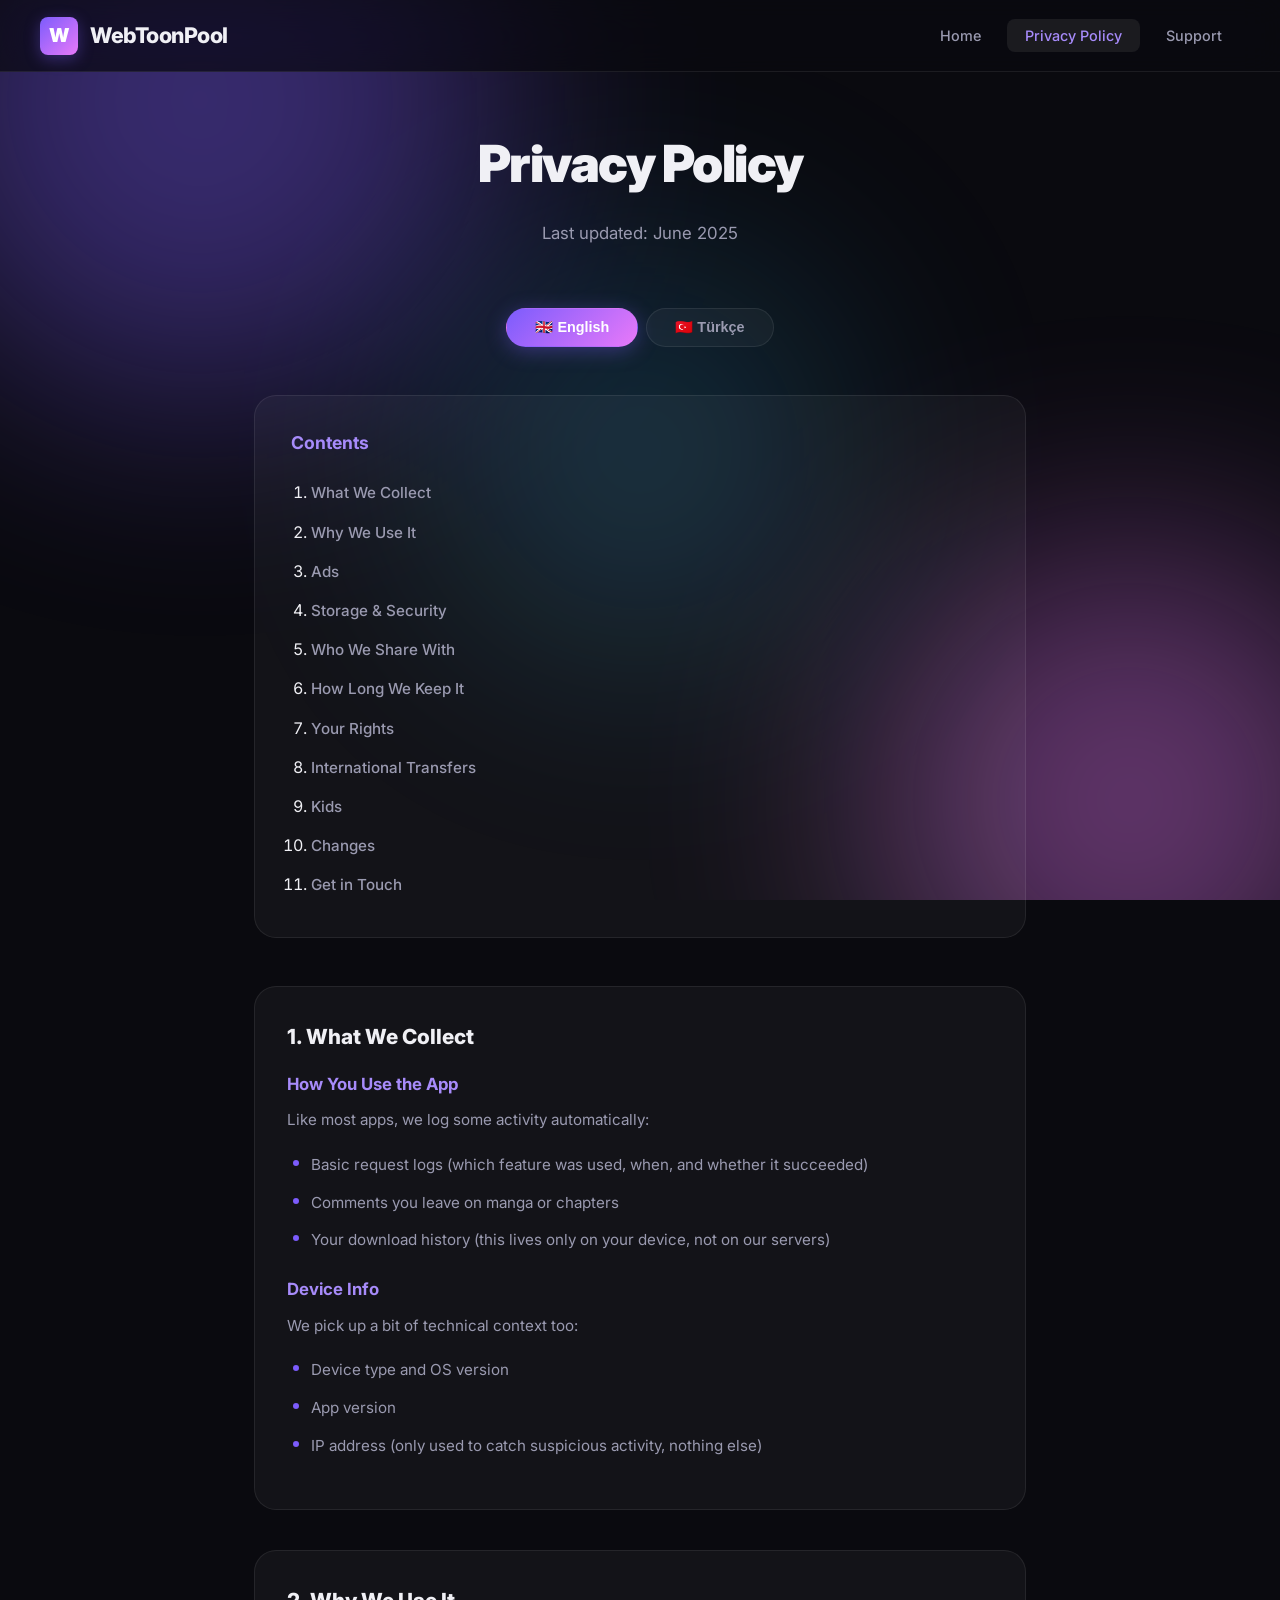
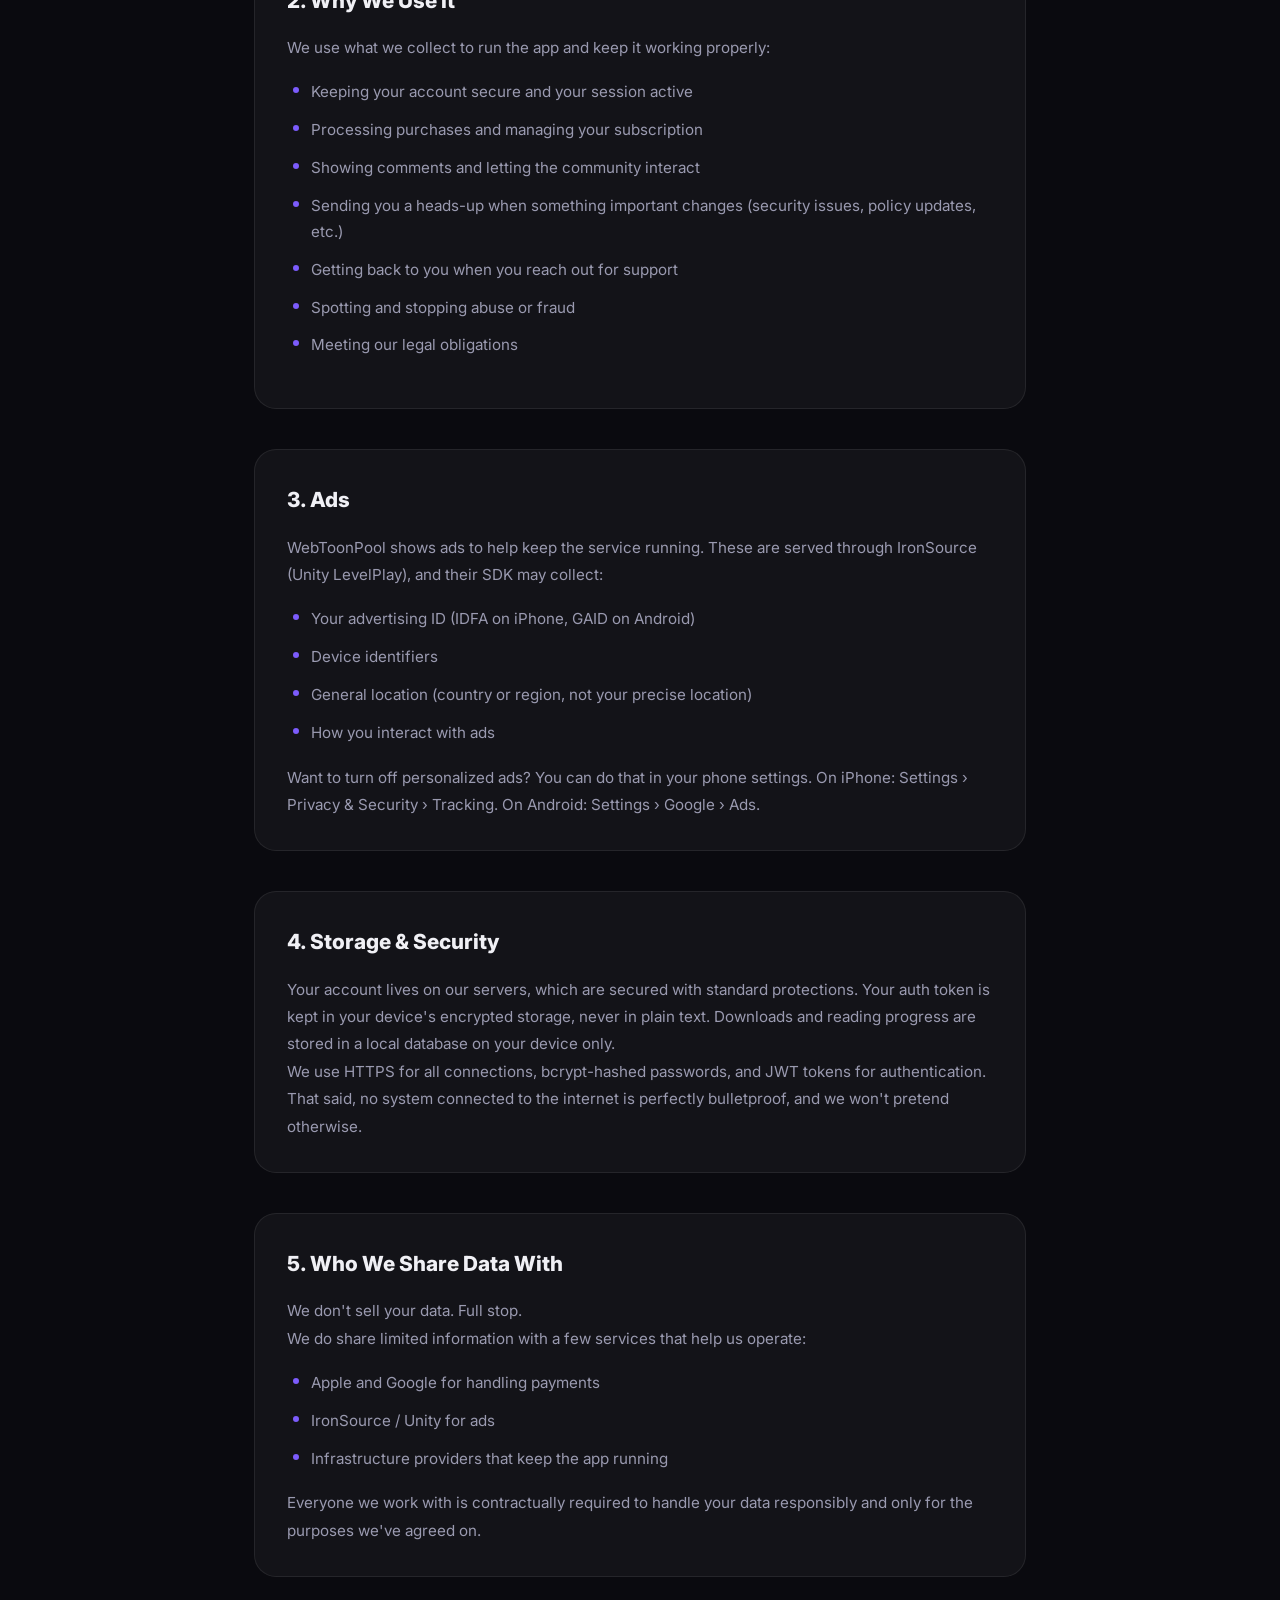
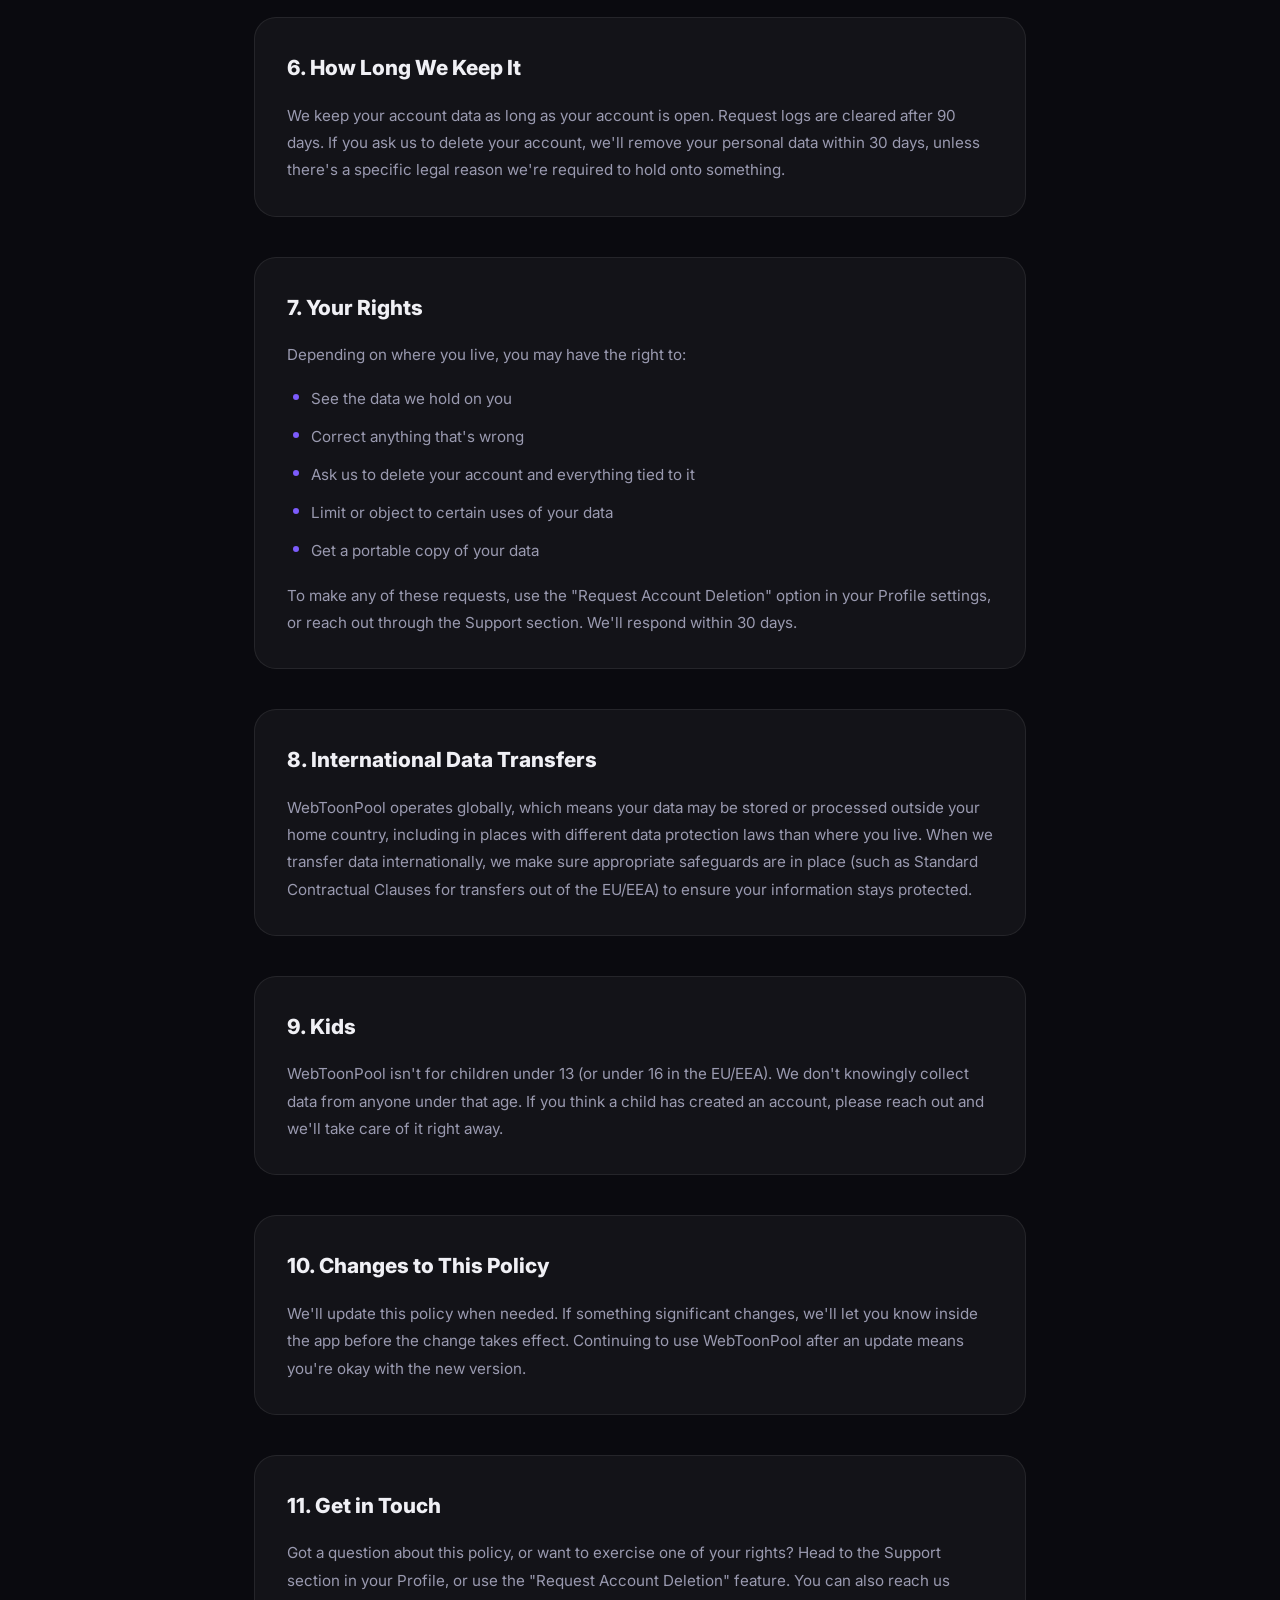
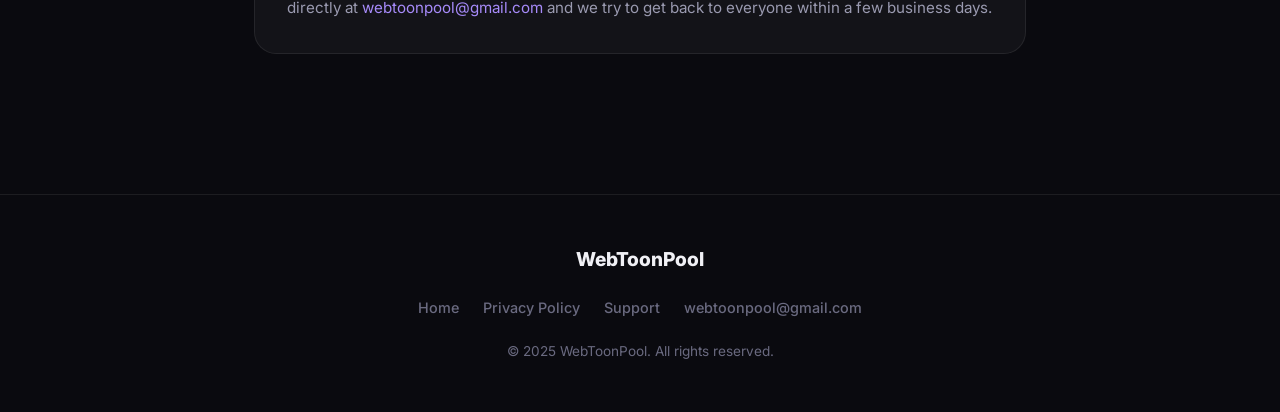
<file: privacy.html>
<!DOCTYPE html>
<html lang="en">
<head>
  <meta charset="UTF-8">
  <meta name="viewport" content="width=device-width, initial-scale=1.0">
  <title>Privacy Policy — WebToonPool</title>
  <meta name="description" content="WebToonPool Privacy Policy. Learn how we collect, use, and protect your data. Available in English and Turkish.">
  <link rel="preconnect" href="https://fonts.googleapis.com">
  <link rel="preconnect" href="https://fonts.gstatic.com" crossorigin>
  <link href="https://fonts.googleapis.com/css2?family=Inter:wght@400;500;600;700;800;900&display=swap" rel="stylesheet">
  <link rel="stylesheet" href="style.css">
</head>
<body>

  <!-- Animated Background -->
  <div class="bg-glow">
    <div class="orb orb-1"></div>
    <div class="orb orb-2"></div>
    <div class="orb orb-3"></div>
  </div>

  <!-- Navbar -->
  <nav class="navbar" id="navbar">
    <a href="index.html" class="nav-brand">
      <div class="logo-icon">W</div>
      WebToonPool
    </a>
    <button class="nav-toggle" id="navToggle" aria-label="Toggle navigation">☰</button>
    <ul class="nav-links" id="navLinks">
      <li><a href="index.html">Home</a></li>
      <li><a href="privacy.html" class="active">Privacy Policy</a></li>
      <li><a href="support.html">Support</a></li>
    </ul>
  </nav>

  <!-- Page Header -->
  <div class="page-header">
    <div class="container">
      <h1>Privacy <span class="gradient-text">Policy</span></h1>
      <p class="subtitle">Last updated: June 2025</p>
    </div>
  </div>

  <!-- Language Tabs -->
  <div class="container">
    <div class="lang-tabs">
      <button class="lang-tab active" onclick="switchLang('en')" id="tab-en">🇬🇧 English</button>
      <button class="lang-tab" onclick="switchLang('tr')" id="tab-tr">🇹🇷 Türkçe</button>
    </div>
  </div>

  <!-- ==================== ENGLISH ==================== -->
  <div class="privacy-container">
    <div class="privacy-content active" id="content-en">

      <nav class="toc" aria-label="Table of contents">
        <h2>Contents</h2>
        <ol>
          <li><a href="#en-1">What We Collect</a></li>
          <li><a href="#en-2">Why We Use It</a></li>
          <li><a href="#en-3">Ads</a></li>
          <li><a href="#en-4">Storage &amp; Security</a></li>
          <li><a href="#en-5">Who We Share With</a></li>
          <li><a href="#en-6">How Long We Keep It</a></li>
          <li><a href="#en-7">Your Rights</a></li>
          <li><a href="#en-8">International Transfers</a></li>
          <li><a href="#en-9">Kids</a></li>
          <li><a href="#en-10">Changes</a></li>
          <li><a href="#en-11">Get in Touch</a></li>
        </ol>
      </nav>

      <div class="policy-section" id="en-1">
        <h2>1. What We Collect</h2>
        <h3>How You Use the App</h3>
        <p>Like most apps, we log some activity automatically:</p>
        <ul>
          <li>Basic request logs (which feature was used, when, and whether it succeeded)</li>
          <li>Comments you leave on manga or chapters</li>
          <li>Your download history (this lives only on your device, not on our servers)</li>
        </ul>
        <h3>Device Info</h3>
        <p>We pick up a bit of technical context too:</p>
        <ul>
          <li>Device type and OS version</li>
          <li>App version</li>
          <li>IP address (only used to catch suspicious activity, nothing else)</li>
        </ul>
      </div>

      <div class="policy-section" id="en-2">
        <h2>2. Why We Use It</h2>
        <p>We use what we collect to run the app and keep it working properly:</p>
        <ul>
          <li>Keeping your account secure and your session active</li>
          <li>Processing purchases and managing your subscription</li>
          <li>Showing comments and letting the community interact</li>
          <li>Sending you a heads-up when something important changes (security issues, policy updates, etc.)</li>
          <li>Getting back to you when you reach out for support</li>
          <li>Spotting and stopping abuse or fraud</li>
          <li>Meeting our legal obligations</li>
        </ul>
      </div>

      <div class="policy-section" id="en-3">
        <h2>3. Ads</h2>
        <p>WebToonPool shows ads to help keep the service running. These are served through IronSource (Unity LevelPlay), and their SDK may collect:</p>
        <ul>
          <li>Your advertising ID (IDFA on iPhone, GAID on Android)</li>
          <li>Device identifiers</li>
          <li>General location (country or region, not your precise location)</li>
          <li>How you interact with ads</li>
        </ul>

        <p>Want to turn off personalized ads? You can do that in your phone settings. On iPhone: Settings › Privacy &amp; Security › Tracking. On Android: Settings › Google › Ads.</p>
      </div>

      <div class="policy-section" id="en-4">
        <h2>4. Storage &amp; Security</h2>
        <p>Your account lives on our servers, which are secured with standard protections. Your auth token is kept in your device's encrypted storage, never in plain text. Downloads and reading progress are stored in a local database on your device only.</p>
        <p>We use HTTPS for all connections, bcrypt-hashed passwords, and JWT tokens for authentication. That said, no system connected to the internet is perfectly bulletproof, and we won't pretend otherwise.</p>
      </div>

      <div class="policy-section" id="en-5">
        <h2>5. Who We Share Data With</h2>
        <p>We don't sell your data. Full stop.</p>
        <p>We do share limited information with a few services that help us operate:</p>
        <ul>
          <li>Apple and Google for handling payments</li>
          <li>IronSource / Unity for ads</li>
          <li>Infrastructure providers that keep the app running</li>
        </ul>
        <p>Everyone we work with is contractually required to handle your data responsibly and only for the purposes we've agreed on.</p>
      </div>

      <div class="policy-section" id="en-6">
        <h2>6. How Long We Keep It</h2>
        <p>We keep your account data as long as your account is open. Request logs are cleared after 90 days. If you ask us to delete your account, we'll remove your personal data within 30 days, unless there's a specific legal reason we're required to hold onto something.</p>
      </div>

      <div class="policy-section" id="en-7">
        <h2>7. Your Rights</h2>
        <p>Depending on where you live, you may have the right to:</p>
        <ul>
          <li>See the data we hold on you</li>
          <li>Correct anything that's wrong</li>
          <li>Ask us to delete your account and everything tied to it</li>
          <li>Limit or object to certain uses of your data</li>
          <li>Get a portable copy of your data</li>
        </ul>
        <p>To make any of these requests, use the "Request Account Deletion" option in your Profile settings, or reach out through the Support section. We'll respond within 30 days.</p>
      </div>

      <div class="policy-section" id="en-8">
        <h2>8. International Data Transfers</h2>
        <p>WebToonPool operates globally, which means your data may be stored or processed outside your home country, including in places with different data protection laws than where you live. When we transfer data internationally, we make sure appropriate safeguards are in place (such as Standard Contractual Clauses for transfers out of the EU/EEA) to ensure your information stays protected.</p>
      </div>

      <div class="policy-section" id="en-9">
        <h2>9. Kids</h2>
        <p>WebToonPool isn't for children under 13 (or under 16 in the EU/EEA). We don't knowingly collect data from anyone under that age. If you think a child has created an account, please reach out and we'll take care of it right away.</p>
      </div>

      <div class="policy-section" id="en-10">
        <h2>10. Changes to This Policy</h2>
        <p>We'll update this policy when needed. If something significant changes, we'll let you know inside the app before the change takes effect. Continuing to use WebToonPool after an update means you're okay with the new version.</p>
      </div>

      <div class="policy-section" id="en-11">
        <h2>11. Get in Touch</h2>
        <p>Got a question about this policy, or want to exercise one of your rights? Head to the Support section in your Profile, or use the "Request Account Deletion" feature. You can also reach us directly at <a href="mailto:webtoonpool@gmail.com">webtoonpool@gmail.com</a> and we try to get back to everyone within a few business days.</p>
      </div>

    </div>

    <!-- ==================== TURKISH ==================== -->
    <div class="privacy-content" id="content-tr">

      <nav class="toc" aria-label="İçindekiler">
        <h2>İçindekiler</h2>
        <ol>
          <li><a href="#tr-1">Hangi Bilgileri Topluyoruz</a></li>
          <li><a href="#tr-2">Neden Kullanıyoruz</a></li>
          <li><a href="#tr-3">Reklamlar</a></li>
          <li><a href="#tr-4">Depolama ve Güvenlik</a></li>
          <li><a href="#tr-5">Kimlerle Paylaşıyoruz</a></li>
          <li><a href="#tr-6">Ne Kadar Tutuyoruz</a></li>
          <li><a href="#tr-7">Hakların</a></li>
          <li><a href="#tr-8">Uluslararası Veri Aktarımları</a></li>
          <li><a href="#tr-9">Çocuklar</a></li>
          <li><a href="#tr-10">Değişiklikler</a></li>
          <li><a href="#tr-11">Bize Ulaş</a></li>
        </ol>
      </nav>

      <div class="policy-section" id="tr-1">
        <h2>1. Hangi Bilgileri Topluyoruz</h2>
        <h3>Uygulama Kullanımın</h3>
        <p>Çoğu uygulama gibi biz de bazı verileri otomatik olarak kaydediyoruz:</p>
        <ul>
          <li>Temel istek günlükleri (hangi özelliğin kullanıldığı, ne zaman ve başarılı olup olmadığı)</li>
          <li>Manga veya bölümlere yazdığın yorumlar</li>
          <li>Satın alma ve abonelik geçmişin</li>
          <li>İndirme geçmişin (bu bilgi sadece kendi cihazında durur, sunucularımıza gitmez)</li>
        </ul>
        <h3>Cihaz Bilgileri</h3>
        <p>Biraz teknik bağlam da alıyoruz:</p>
        <ul>
          <li>Cihaz türün ve işletim sistemi sürümün</li>
          <li>Kullandığın uygulama sürümü</li>
          <li>IP adresi (yalnızca şüpheli aktiviteleri fark etmek için kullanılıyor, başka bir amacı yok)</li>
        </ul>
      </div>

      <div class="policy-section" id="tr-2">
        <h2>2. Bu Bilgileri Neden Kullanıyoruz</h2>
        <p>Topladığımız verileri uygulamayı çalıştırmak ve düzgün tutmak için kullanıyoruz:</p>
        <ul>
          <li>Hesabını güvende tutmak ve oturumunu aktif bırakmak</li>
          <li>Satın almaları işlemek ve aboneliğini yönetmek</li>
          <li>Yorumları göstermek ve topluluk etkileşimine imkân sağlamak</li>
          <li>Önemli bir şey değiştiğinde seni önceden haberdar etmek (güvenlik sorunu, politika güncellemesi gibi)</li>
          <li>Destek taleplerini yanıtlamak</li>
          <li>Kötüye kullanımı ve dolandırıcılığı durdurmak</li>
          <li>Yasal yükümlülüklerimizi yerine getirmek</li>
        </ul>
      </div>

      <div class="policy-section" id="tr-3">
        <h2>3. Reklamlar</h2>
        <p>WebToonPool, hizmetin sürdürülebilirliği için reklam gösterir. Reklamlar IronSource (Unity LevelPlay) üzerinden geliyor ve bu SDK şunları toplayabilir:</p>
        <ul>
          <li>Reklam kimliğin (iPhone'da IDFA, Android'de GAID)</li>
          <li>Cihaz tanımlayıcıları</li>
          <li>Genel konumun (ülke veya bölge düzeyinde, kesin konumun değil)</li>
          <li>Reklamlarla nasıl etkileşime girdiğin</li>
        </ul>

        <p>Kişiselleştirilmiş reklamları kapatmak istersen telefon ayarlarından yapabilirsin. iPhone için: Ayarlar › Gizlilik ve Güvenlik › İzleme. Android için: Ayarlar › Google › Reklamlar.</p>
      </div>

      <div class="policy-section" id="tr-4">
        <h2>4. Depolama ve Güvenlik</h2>
        <p>Hesap bilgilerin güvenli sunucularımızda duruyor. Oturum jetonun telefonundaki şifreli depolama alanında saklanır, açık metin olarak hiçbir yerde tutulmaz. İndirmeler ve okuma ilerlemen ise yalnızca kendi cihazındaki yerel bir veritabanına kaydedilir.</p>
        <p>Tüm bağlantılar HTTPS üzerinden şifreli geçer, şifreler bcrypt ile hashlenir, kimlik doğrulama için JWT kullanırız. Bununla birlikte internete bağlı hiçbir sistemin yüzde yüz güvende olduğunu söyleyemeyiz. Bu konuda dürüst olmak istedik.</p>
      </div>

      <div class="policy-section" id="tr-5">
        <h2>5. Kimlerle Paylaşıyoruz</h2>
        <p>Verilerini satmıyoruz. Nokta.</p>
        <p>Uygulamayı çalıştırmamıza yardımcı olan birkaç hizmetle sınırlı bilgi paylaşıyoruz:</p>
        <ul>
          <li>Ödemeleri işleyen Apple ve Google</li>
          <li>Reklam için IronSource / Unity</li>
          <li>Altyapımızı ayakta tutan servis sağlayıcılar</li>
        </ul>
        <p>Çalıştığımız herkes, verilerini sorumlu bir şekilde ve yalnızca belirlediğimiz amaçlar doğrultusunda kullanmakla sözleşmeyle yükümlüdür.</p>
      </div>

      <div class="policy-section" id="tr-6">
        <h2>6. Verileri Ne Kadar Tutuyoruz</h2>
        <p>Hesabın açık olduğu sürece hesap verilerini saklarız. İstek günlükleri 90 gün sonra otomatik olarak silinir. Hesabını silmemizi istersen, kanunen tutmamız gereken belirli bir şey olmadıkça kişisel verilerini 30 gün içinde temizleriz.</p>
      </div>

      <div class="policy-section" id="tr-7">
        <h2>7. Hakların</h2>
        <p>Nerede yaşadığına bağlı olarak şu haklara sahip olabilirsin:</p>
        <ul>
          <li>Hakkında tuttuğumuz verileri görmek</li>
          <li>Yanlış bir şey varsa düzeltilmesini istemek</li>
          <li>Hesabının ve tüm ilgili verilerin silinmesini talep etmek</li>
          <li>Belirli veri kullanımlarını kısıtlamak veya bunlara itiraz etmek</li>
          <li>Verilerinin taşınabilir bir kopyasını almak</li>
        </ul>
        <p>Bu haklardan herhangi birini kullanmak istersen Profil ayarlarındaki "Hesap Silme Talebinde Bulun" seçeneğine bakabilir ya da Destek bölümünden bize ulaşabilirsin. 30 gün içinde dönmeye çalışırız.</p>
      </div>

      <div class="policy-section" id="tr-8">
        <h2>8. Uluslararası Veri Aktarımları</h2>
        <p>WebToonPool dünya genelinde hizmet verdiği için verilerinin kendi ülken dışında, farklı veri koruma yasalarına sahip yerlerde saklanması veya işlenmesi söz konusu olabilir. Uluslararası aktarım yaptığımızda verilerinin korunmasını sağlamak için gerekli önlemleri alırız (AB/AEA dışına aktarımlarda Standart Sözleşme Maddeleri gibi mekanizmaları kullanırız).</p>
      </div>

      <div class="policy-section" id="tr-9">
        <h2>9. Çocuklar</h2>
        <p>WebToonPool 13 yaşın altındaki çocuklara (AB/AEA'da 16 yaşın altındakilere) yönelik değil. Bu yaş grubundan bilerek veri toplamıyoruz. Bir çocuğun hesap açtığını düşünüyorsan hemen bizimle iletişime geç, gereken adımları atarız.</p>
      </div>

      <div class="policy-section" id="tr-10">
        <h2>10. Değişiklikler</h2>
        <p>Bu politikayı gerektiğinde güncelleyeceğiz. Önemli bir şey değişirse değişiklik yürürlüğe girmeden önce uygulama içinden seni haberdar edeceğiz. Güncellemeden sonra WebToonPool'u kullanmaya devam etmen yeni versiyonu kabul ettiğin anlamına gelir.</p>
      </div>

      <div class="policy-section" id="tr-11">
        <h2>11. Bize Ulaş</h2>
        <p>Bu politikayla ilgili bir sorun mu var, ya da haklarından birini kullanmak mı istiyorsun? Profildeki Destek bölümüne gir veya "Hesap Silme Talebinde Bulun" özelliğini kullan. Doğrudan <a href="mailto:webtoonpool@gmail.com">webtoonpool@gmail.com</a> adresine de yazabilirsin, birkaç iş günü içinde dönmeye çalışırız.</p>
      </div>

    </div>
  </div>

  <!-- Footer -->
  <footer class="footer">
    <div class="container">
      <div class="footer-content">
        <div class="footer-brand">WebToonPool</div>
        <div class="footer-links">
          <a href="index.html">Home</a>
          <a href="privacy.html">Privacy Policy</a>
          <a href="support.html">Support</a>
          <a href="mailto:webtoonpool@gmail.com">webtoonpool@gmail.com</a>
        </div>
        <div class="footer-copy">&copy; 2025 WebToonPool. All rights reserved.</div>
      </div>
    </div>
  </footer>

  <script>
    // Navbar scroll effect
    const navbar = document.getElementById('navbar');
    window.addEventListener('scroll', () => {
      navbar.classList.toggle('scrolled', window.scrollY > 50);
    });

    // Mobile menu toggle
    const navToggle = document.getElementById('navToggle');
    const navLinks = document.getElementById('navLinks');
    navToggle.addEventListener('click', () => {
      navLinks.classList.toggle('open');
    });

    // Language switcher
    function switchLang(lang) {
      document.querySelectorAll('.privacy-content').forEach(el => el.classList.remove('active'));
      document.querySelectorAll('.lang-tab').forEach(el => el.classList.remove('active'));
      document.getElementById('content-' + lang).classList.add('active');
      document.getElementById('tab-' + lang).classList.add('active');
    }
  </script>

</body>
</html>
</file>
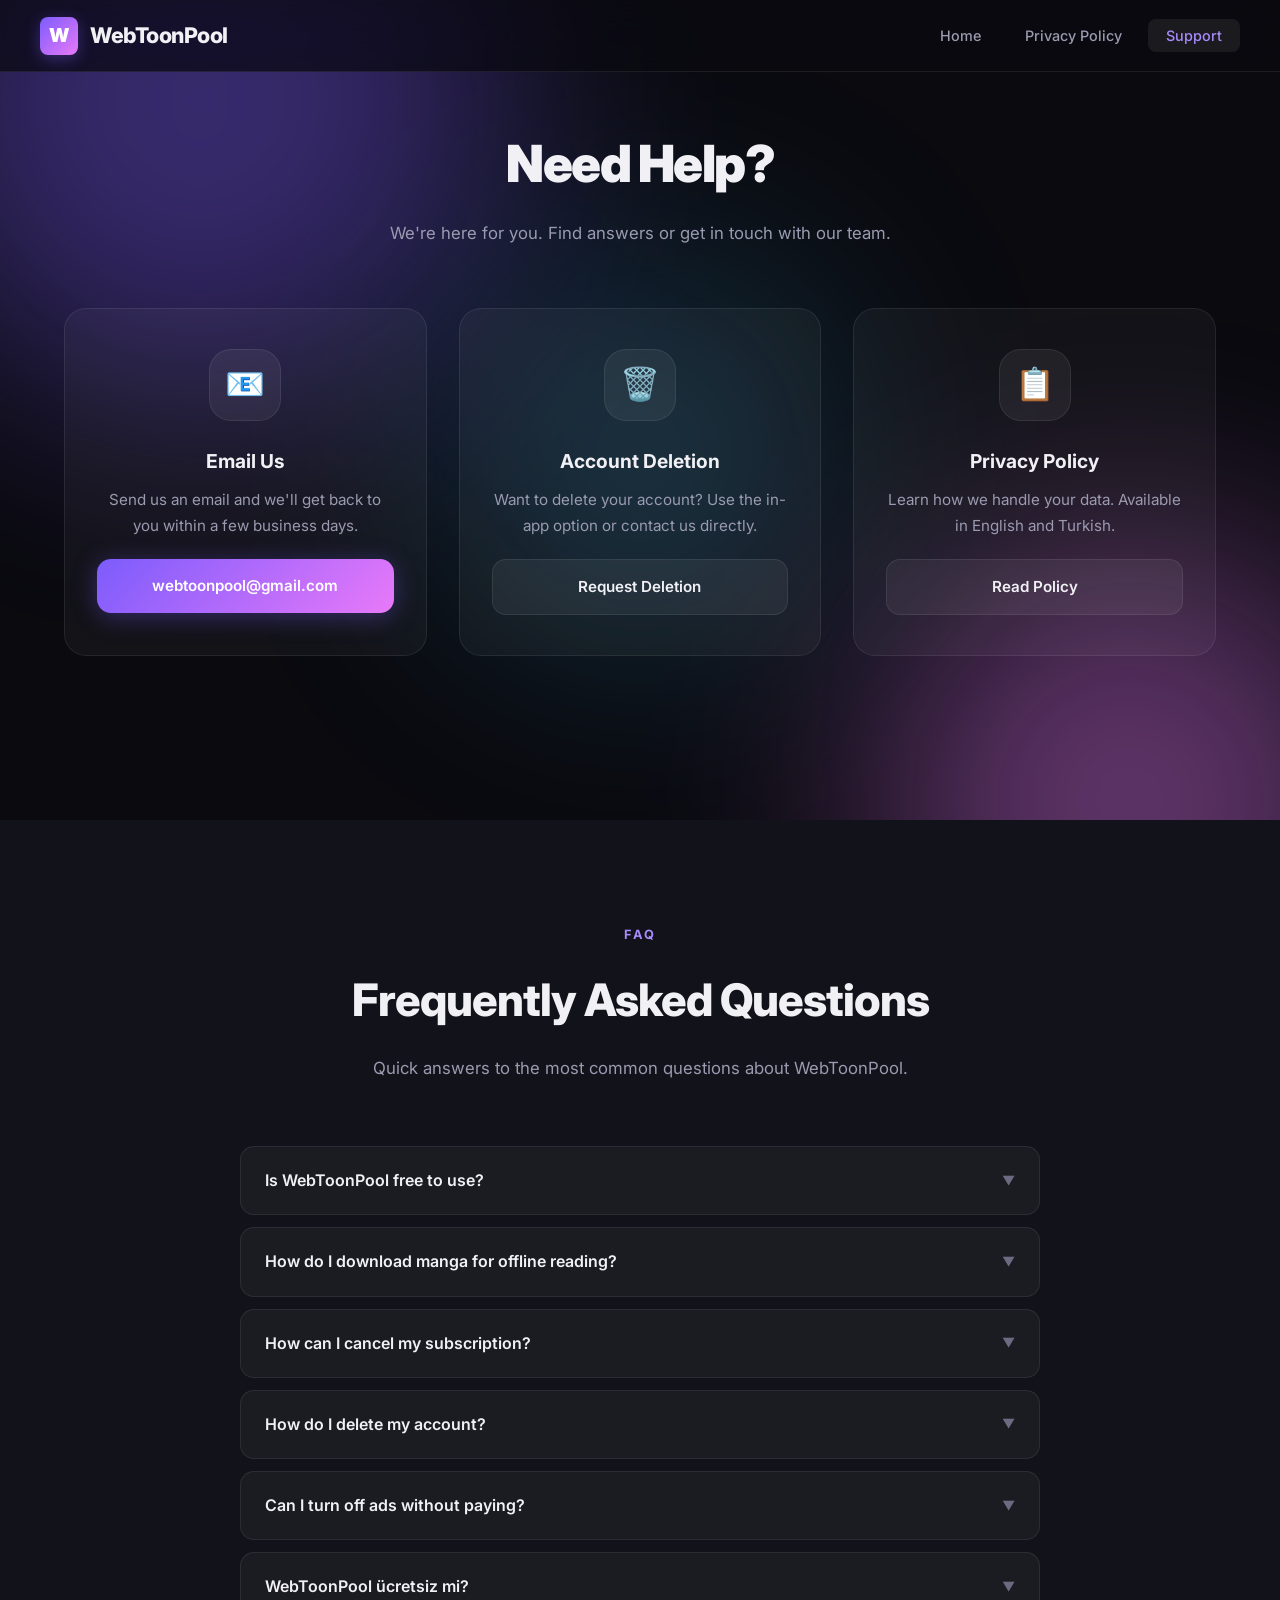
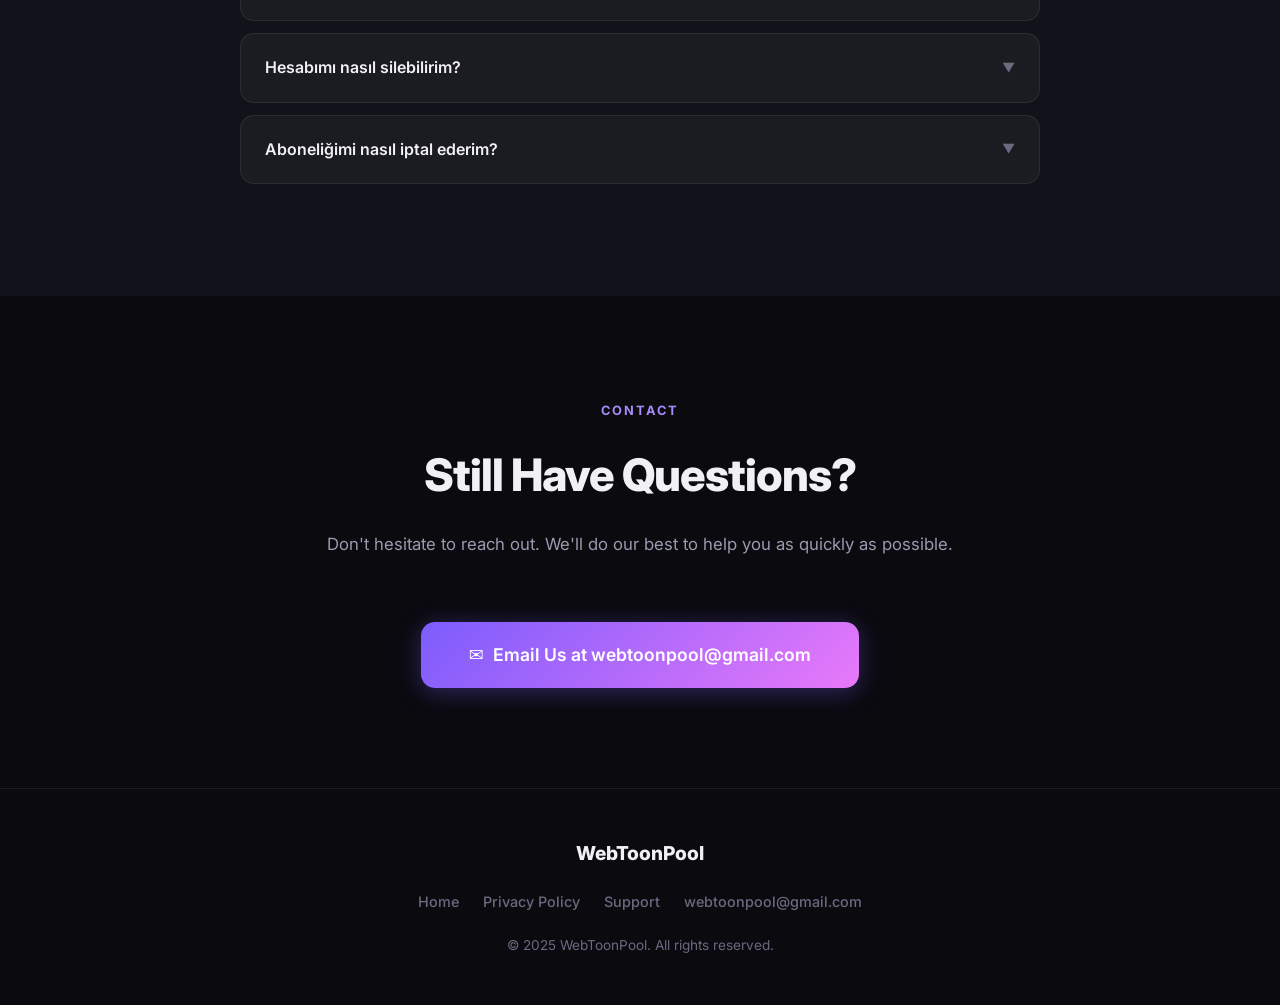
<file: support.html>
<!DOCTYPE html>
<html lang="en">
<head>
  <meta charset="UTF-8">
  <meta name="viewport" content="width=device-width, initial-scale=1.0">
  <title>Support — WebToonPool</title>
  <meta name="description" content="Get help with WebToonPool. Contact support, read FAQs, and find answers to common questions about the manga reading app.">
  <link rel="preconnect" href="https://fonts.googleapis.com">
  <link rel="preconnect" href="https://fonts.gstatic.com" crossorigin>
  <link href="https://fonts.googleapis.com/css2?family=Inter:wght@400;500;600;700;800;900&display=swap" rel="stylesheet">
  <link rel="stylesheet" href="style.css">
</head>
<body>

  <!-- Animated Background -->
  <div class="bg-glow">
    <div class="orb orb-1"></div>
    <div class="orb orb-2"></div>
    <div class="orb orb-3"></div>
  </div>

  <!-- Navbar -->
  <nav class="navbar" id="navbar">
    <a href="index.html" class="nav-brand">
      <div class="logo-icon">W</div>
      WebToonPool
    </a>
    <button class="nav-toggle" id="navToggle" aria-label="Toggle navigation">☰</button>
    <ul class="nav-links" id="navLinks">
      <li><a href="index.html">Home</a></li>
      <li><a href="privacy.html">Privacy Policy</a></li>
      <li><a href="support.html" class="active">Support</a></li>
    </ul>
  </nav>

  <!-- Page Header -->
  <div class="page-header">
    <div class="container">
      <h1>Need <span class="gradient-text">Help?</span></h1>
      <p class="subtitle">We're here for you. Find answers or get in touch with our team.</p>
    </div>
  </div>

  <!-- Support Cards -->
  <section class="section-block" style="padding-top: 0;">
    <div class="container">
      <div class="support-grid">

        <div class="support-card animate-on-scroll">
          <div class="icon-wrap">📧</div>
          <h3>Email Us</h3>
          <p>Send us an email and we'll get back to you within a few business days.</p>
          <a href="mailto:webtoonpool@gmail.com" class="btn btn-primary" style="width: 100%; justify-content: center;">
            webtoonpool@gmail.com
          </a>
        </div>

        <div class="support-card animate-on-scroll">
          <div class="icon-wrap">🗑️</div>
          <h3>Account Deletion</h3>
          <p>Want to delete your account? Use the in-app option or contact us directly.</p>
          <a href="mailto:webtoonpool@gmail.com?subject=Account%20Deletion%20Request" class="btn btn-secondary" style="width: 100%; justify-content: center;">
            Request Deletion
          </a>
        </div>

        <div class="support-card animate-on-scroll">
          <div class="icon-wrap">📋</div>
          <h3>Privacy Policy</h3>
          <p>Learn how we handle your data. Available in English and Turkish.</p>
          <a href="privacy.html" class="btn btn-secondary" style="width: 100%; justify-content: center;">
            Read Policy
          </a>
        </div>

      </div>
    </div>
  </section>

  <!-- FAQ Section -->
  <section class="section-block" style="background: var(--bg-secondary);">
    <div class="container">
      <div class="section-header animate-on-scroll">
        <span class="label">FAQ</span>
        <h2>Frequently Asked Questions</h2>
        <p>Quick answers to the most common questions about WebToonPool.</p>
      </div>

      <div class="faq-list">

        <div class="faq-item animate-on-scroll">
          <div class="faq-question" onclick="toggleFaq(this)">
            <span>Is WebToonPool free to use?</span>
            <span class="arrow">▼</span>
          </div>
          <div class="faq-answer">
            <p>Yes! WebToonPool offers a free tier with access to all manga titles. You'll see ads on the free plan, but you can upgrade to Bronze, Silver, or Gold for an ad-free experience and additional perks.</p>
          </div>
        </div>

        <div class="faq-item animate-on-scroll">
          <div class="faq-question" onclick="toggleFaq(this)">
            <span>How do I download manga for offline reading?</span>
            <span class="arrow">▼</span>
          </div>
          <div class="faq-answer">
            <p>Open the chapter you want to save, then tap the download icon. Downloaded chapters are stored locally on your device. The number of downloads may be limited depending on your subscription tier.</p>
          </div>
        </div>

        <div class="faq-item animate-on-scroll">
          <div class="faq-question" onclick="toggleFaq(this)">
            <span>How can I cancel my subscription?</span>
            <span class="arrow">▼</span>
          </div>
          <div class="faq-answer">
            <p>Subscriptions are managed through the App Store (iOS) or Google Play (Android). Go to your device's subscription settings to cancel or change your plan. Your premium features will remain active until the end of the current billing period.</p>
          </div>
        </div>

        <div class="faq-item animate-on-scroll">
          <div class="faq-question" onclick="toggleFaq(this)">
            <span>How do I delete my account?</span>
            <span class="arrow">▼</span>
          </div>
          <div class="faq-answer">
            <p>You can request account deletion from your Profile settings inside the app (look for "Request Account Deletion"), or send us an email at <a href="mailto:webtoonpool@gmail.com">webtoonpool@gmail.com</a>. We'll process your request and remove your personal data within 30 days.</p>
          </div>
        </div>

        <div class="faq-item animate-on-scroll">
          <div class="faq-question" onclick="toggleFaq(this)">
            <span>Can I turn off ads without paying?</span>
            <span class="arrow">▼</span>
          </div>
          <div class="faq-answer">
            <p>You can disable personalized ads through your device settings, but ads will still be shown on Free and Bronze plans. To remove ads entirely, upgrade to the Silver or Gold tier.</p>
          </div>
        </div>

        <div class="faq-item animate-on-scroll">
          <div class="faq-question" onclick="toggleFaq(this)">
            <span>WebToonPool ücretsiz mi?</span>
            <span class="arrow">▼</span>
          </div>
          <div class="faq-answer">
            <p>Evet! WebToonPool ücretsiz bir plan sunuyor ve tüm manga başlıklarına erişebilirsin. Ücretsiz planda reklam göreceksin, ancak reklamsız deneyim ve ekstra avantajlar için Bronz, Gümüş veya Altın plana geçebilirsin.</p>
          </div>
        </div>

        <div class="faq-item animate-on-scroll">
          <div class="faq-question" onclick="toggleFaq(this)">
            <span>Hesabımı nasıl silebilirim?</span>
            <span class="arrow">▼</span>
          </div>
          <div class="faq-answer">
            <p>Uygulama içinde Profil ayarlarından "Hesap Silme Talebinde Bulun" seçeneğini kullanabilir ya da <a href="mailto:webtoonpool@gmail.com">webtoonpool@gmail.com</a> adresine e-posta gönderebilirsin. Talebini 30 gün içinde işleme alıp kişisel verilerini sileriz.</p>
          </div>
        </div>

        <div class="faq-item animate-on-scroll">
          <div class="faq-question" onclick="toggleFaq(this)">
            <span>Aboneliğimi nasıl iptal ederim?</span>
            <span class="arrow">▼</span>
          </div>
          <div class="faq-answer">
            <p>Abonelikler App Store (iOS) veya Google Play (Android) üzerinden yönetilir. Cihazınızın abonelik ayarlarından planını iptal edebilir veya değiştirebilirsin. Premium özellikler mevcut fatura döneminin sonuna kadar aktif kalır.</p>
          </div>
        </div>

      </div>
    </div>
  </section>

  <!-- Contact CTA -->
  <section class="section-block">
    <div class="container">
      <div class="section-header animate-on-scroll">
        <span class="label">Contact</span>
        <h2>Still Have Questions?</h2>
        <p>Don't hesitate to reach out. We'll do our best to help you as quickly as possible.</p>
      </div>
      <div style="text-align: center;" class="animate-on-scroll">
        <a href="mailto:webtoonpool@gmail.com" class="btn btn-primary" style="font-size: 1.1rem; padding: 18px 48px;">
          <span>✉️</span> Email Us at webtoonpool@gmail.com
        </a>
      </div>
    </div>
  </section>

  <!-- Footer -->
  <footer class="footer">
    <div class="container">
      <div class="footer-content">
        <div class="footer-brand">WebToonPool</div>
        <div class="footer-links">
          <a href="index.html">Home</a>
          <a href="privacy.html">Privacy Policy</a>
          <a href="support.html">Support</a>
          <a href="mailto:webtoonpool@gmail.com">webtoonpool@gmail.com</a>
        </div>
        <div class="footer-copy">&copy; 2025 WebToonPool. All rights reserved.</div>
      </div>
    </div>
  </footer>

  <script>
    // Navbar scroll effect
    const navbar = document.getElementById('navbar');
    window.addEventListener('scroll', () => {
      navbar.classList.toggle('scrolled', window.scrollY > 50);
    });

    // Mobile menu toggle
    const navToggle = document.getElementById('navToggle');
    const navLinks = document.getElementById('navLinks');
    navToggle.addEventListener('click', () => {
      navLinks.classList.toggle('open');
    });

    // FAQ accordion
    function toggleFaq(el) {
      const item = el.parentElement;
      const isOpen = item.classList.contains('open');
      // Close all others
      document.querySelectorAll('.faq-item').forEach(faq => faq.classList.remove('open'));
      // Toggle current
      if (!isOpen) item.classList.add('open');
    }

    // Scroll animations
    const observer = new IntersectionObserver((entries) => {
      entries.forEach(entry => {
        if (entry.isIntersecting) {
          entry.target.classList.add('visible');
        }
      });
    }, { threshold: 0.1 });

    document.querySelectorAll('.animate-on-scroll').forEach(el => observer.observe(el));
  </script>

</body>
</html>
</file>
<file: style.css>
/* ===== DESIGN TOKENS ===== */
:root {
  --bg-primary: #0a0a0f;
  --bg-secondary: #12121a;
  --bg-card: rgba(255,255,255,0.04);
  --bg-card-hover: rgba(255,255,255,0.07);
  --bg-glass: rgba(255,255,255,0.06);
  --border-glass: rgba(255,255,255,0.08);
  --text-primary: #f0f0f5;
  --text-secondary: #9a9ab0;
  --text-muted: #6a6a80;
  --accent: #7c5cfc;
  --accent-light: #a78bfa;
  --accent-glow: rgba(124,92,252,0.35);
  --accent-gradient: linear-gradient(135deg, #7c5cfc, #e879f9);
  --accent-gradient-2: linear-gradient(135deg, #e879f9, #fb923c);
  --success: #34d399;
  --warning: #fbbf24;
  --radius-sm: 8px;
  --radius-md: 14px;
  --radius-lg: 22px;
  --radius-xl: 30px;
  --shadow-glow: 0 0 60px rgba(124,92,252,0.15);
  --font-main: 'Inter', system-ui, -apple-system, sans-serif;
  --transition: 0.3s cubic-bezier(0.4, 0, 0.2, 1);
}

/* ===== RESET & BASE ===== */
*, *::before, *::after { box-sizing: border-box; margin: 0; padding: 0; }

html {
  scroll-behavior: smooth;
  scroll-padding-top: 90px;
}

body {
  font-family: var(--font-main);
  background: var(--bg-primary);
  color: var(--text-primary);
  line-height: 1.7;
  overflow-x: hidden;
  -webkit-font-smoothing: antialiased;
}

a { color: var(--accent-light); text-decoration: none; transition: var(--transition); }
a:hover { color: #c4b5fd; }

img { max-width: 100%; display: block; }

::selection { background: var(--accent); color: #fff; }

/* ===== ANIMATED BACKGROUND ===== */
.bg-glow {
  position: fixed;
  inset: 0;
  z-index: -1;
  overflow: hidden;
  pointer-events: none;
}
.bg-glow .orb {
  position: absolute;
  border-radius: 50%;
  filter: blur(120px);
  opacity: 0.4;
  animation: orbFloat 20s ease-in-out infinite alternate;
}
.bg-glow .orb-1 {
  width: 600px; height: 600px;
  background: #7c5cfc;
  top: -200px; left: -100px;
  animation-duration: 22s;
}
.bg-glow .orb-2 {
  width: 500px; height: 500px;
  background: #e879f9;
  bottom: -150px; right: -100px;
  animation-duration: 18s;
  animation-delay: -5s;
}
.bg-glow .orb-3 {
  width: 400px; height: 400px;
  background: #38bdf8;
  top: 50%; left: 50%;
  transform: translate(-50%, -50%);
  animation-duration: 25s;
  animation-delay: -10s;
  opacity: 0.2;
}
@keyframes orbFloat {
  0%   { transform: translate(0, 0) scale(1); }
  33%  { transform: translate(60px, -40px) scale(1.1); }
  66%  { transform: translate(-40px, 60px) scale(0.95); }
  100% { transform: translate(30px, 30px) scale(1.05); }
}

/* ===== NAVBAR ===== */
.navbar {
  position: fixed;
  top: 0; left: 0; right: 0;
  z-index: 1000;
  padding: 0 40px;
  height: 72px;
  display: flex;
  align-items: center;
  justify-content: space-between;
  background: rgba(10,10,15,0.75);
  backdrop-filter: blur(20px) saturate(1.5);
  -webkit-backdrop-filter: blur(20px) saturate(1.5);
  border-bottom: 1px solid var(--border-glass);
  transition: var(--transition);
}
.navbar.scrolled {
  background: rgba(10,10,15,0.92);
  box-shadow: 0 4px 30px rgba(0,0,0,0.3);
}
.nav-brand {
  display: flex;
  align-items: center;
  gap: 12px;
  font-size: 1.35rem;
  font-weight: 800;
  letter-spacing: -0.5px;
  color: var(--text-primary);
}
.nav-brand .logo-icon {
  width: 38px; height: 38px;
  background: var(--accent-gradient);
  border-radius: var(--radius-sm);
  display: flex;
  align-items: center;
  justify-content: center;
  font-size: 1.2rem;
  font-weight: 900;
  color: #fff;
  box-shadow: 0 4px 15px var(--accent-glow);
}
.nav-links {
  display: flex;
  align-items: center;
  gap: 8px;
  list-style: none;
}
.nav-links a {
  padding: 8px 18px;
  border-radius: var(--radius-sm);
  font-size: 0.9rem;
  font-weight: 500;
  color: var(--text-secondary);
  transition: var(--transition);
}
.nav-links a:hover,
.nav-links a.active {
  color: var(--text-primary);
  background: var(--bg-card-hover);
}
.nav-links a.active {
  color: var(--accent-light);
}

/* Mobile menu */
.nav-toggle {
  display: none;
  background: none;
  border: none;
  color: var(--text-primary);
  font-size: 1.5rem;
  cursor: pointer;
  padding: 8px;
}

/* ===== CONTAINER ===== */
.container {
  max-width: 1200px;
  margin: 0 auto;
  padding: 0 24px;
}

/* ===== HERO SECTION ===== */
.hero {
  min-height: 100vh;
  display: flex;
  align-items: center;
  justify-content: center;
  text-align: center;
  padding: 120px 24px 80px;
  position: relative;
}
.hero-content {
  max-width: 800px;
}
.hero-badge {
  display: inline-flex;
  align-items: center;
  gap: 8px;
  padding: 8px 20px;
  background: var(--bg-glass);
  border: 1px solid var(--border-glass);
  border-radius: 100px;
  font-size: 0.85rem;
  font-weight: 500;
  color: var(--accent-light);
  margin-bottom: 28px;
  animation: fadeInUp 0.8s ease;
}
.hero-badge .dot {
  width: 8px; height: 8px;
  background: var(--success);
  border-radius: 50%;
  animation: pulse 2s ease-in-out infinite;
}
@keyframes pulse {
  0%, 100% { opacity: 1; transform: scale(1); }
  50% { opacity: 0.5; transform: scale(0.8); }
}
.hero h1 {
  font-size: clamp(2.5rem, 6vw, 4.5rem);
  font-weight: 900;
  letter-spacing: -2px;
  line-height: 1.1;
  margin-bottom: 24px;
  animation: fadeInUp 0.8s ease 0.1s both;
}
.hero h1 .gradient-text {
  background: var(--accent-gradient);
  -webkit-background-clip: text;
  -webkit-text-fill-color: transparent;
  background-clip: text;
}
.hero p {
  font-size: 1.15rem;
  color: var(--text-secondary);
  max-width: 600px;
  margin: 0 auto 40px;
  animation: fadeInUp 0.8s ease 0.2s both;
}
.hero-buttons {
  display: flex;
  gap: 16px;
  justify-content: center;
  flex-wrap: wrap;
  animation: fadeInUp 0.8s ease 0.3s both;
}

/* ===== BUTTONS ===== */
.btn {
  display: inline-flex;
  align-items: center;
  gap: 10px;
  padding: 14px 32px;
  border-radius: var(--radius-md);
  font-size: 0.95rem;
  font-weight: 600;
  border: none;
  cursor: pointer;
  transition: var(--transition);
  text-decoration: none;
}
.btn-primary {
  background: var(--accent-gradient);
  color: #fff;
  box-shadow: 0 4px 25px var(--accent-glow);
}
.btn-primary:hover {
  transform: translateY(-2px);
  box-shadow: 0 8px 35px var(--accent-glow);
  color: #fff;
}
.btn-secondary {
  background: var(--bg-glass);
  color: var(--text-primary);
  border: 1px solid var(--border-glass);
}
.btn-secondary:hover {
  background: var(--bg-card-hover);
  transform: translateY(-2px);
  color: var(--text-primary);
}

/* ===== SECTION ===== */
.section-block {
  padding: 100px 0;
}
.section-header {
  text-align: center;
  max-width: 700px;
  margin: 0 auto 64px;
}
.section-header .label {
  display: inline-block;
  font-size: 0.8rem;
  font-weight: 700;
  text-transform: uppercase;
  letter-spacing: 2px;
  color: var(--accent-light);
  margin-bottom: 16px;
}
.section-header h2 {
  font-size: clamp(1.8rem, 4vw, 2.8rem);
  font-weight: 800;
  letter-spacing: -1px;
  margin-bottom: 16px;
}
.section-header p {
  color: var(--text-secondary);
  font-size: 1.05rem;
}

/* ===== FEATURE CARDS ===== */
.features-grid {
  display: grid;
  grid-template-columns: repeat(auto-fit, minmax(320px, 1fr));
  gap: 24px;
}
.feature-card {
  background: var(--bg-card);
  border: 1px solid var(--border-glass);
  border-radius: var(--radius-lg);
  padding: 36px 32px;
  transition: var(--transition);
  position: relative;
  overflow: hidden;
}
.feature-card::before {
  content: '';
  position: absolute;
  top: 0; left: 0; right: 0;
  height: 2px;
  background: var(--accent-gradient);
  opacity: 0;
  transition: var(--transition);
}
.feature-card:hover {
  background: var(--bg-card-hover);
  transform: translateY(-4px);
  border-color: rgba(124,92,252,0.2);
  box-shadow: var(--shadow-glow);
}
.feature-card:hover::before { opacity: 1; }
.feature-icon {
  width: 52px; height: 52px;
  background: var(--bg-glass);
  border: 1px solid var(--border-glass);
  border-radius: var(--radius-md);
  display: flex;
  align-items: center;
  justify-content: center;
  font-size: 1.5rem;
  margin-bottom: 20px;
}
.feature-card h3 {
  font-size: 1.2rem;
  font-weight: 700;
  margin-bottom: 10px;
}
.feature-card p {
  color: var(--text-secondary);
  font-size: 0.95rem;
}

/* ===== APP SCREENSHOTS ===== */
.screenshots-grid {
  display: grid;
  grid-template-columns: repeat(auto-fit, minmax(280px, 1fr));
  gap: 24px;
}
.screenshot-card {
  border-radius: var(--radius-lg);
  overflow: hidden;
  border: 1px solid var(--border-glass);
  background: var(--bg-card);
  transition: var(--transition);
}
.screenshot-card:hover {
  transform: translateY(-6px) scale(1.02);
  box-shadow: var(--shadow-glow);
}
.screenshot-card .img-placeholder {
  width: 100%;
  aspect-ratio: 9/16;
  background: linear-gradient(135deg, var(--bg-secondary), rgba(124,92,252,0.1));
  display: flex;
  align-items: center;
  justify-content: center;
  color: var(--text-muted);
  font-size: 0.9rem;
  font-weight: 500;
  position: relative;
}
.screenshot-card img {
  position: absolute;
  top: 0;
  left: 0;
  width: 100%;
  height: 100%;
  object-fit: contain;
  background: #0f0f15;
  z-index: 2;
}
.screenshot-card .caption {
  padding: 16px 20px;
  font-size: 0.9rem;
  font-weight: 600;
  color: var(--text-secondary);
  text-align: center;
}

/* ===== STATS ===== */
.stats-row {
  display: grid;
  grid-template-columns: repeat(auto-fit, minmax(200px, 1fr));
  gap: 24px;
  margin-top: 64px;
}
.stat-item {
  text-align: center;
  padding: 32px 20px;
  background: var(--bg-card);
  border: 1px solid var(--border-glass);
  border-radius: var(--radius-lg);
}
.stat-number {
  font-size: 2.5rem;
  font-weight: 900;
  background: var(--accent-gradient);
  -webkit-background-clip: text;
  -webkit-text-fill-color: transparent;
  background-clip: text;
  margin-bottom: 6px;
}
.stat-label {
  color: var(--text-secondary);
  font-size: 0.9rem;
  font-weight: 500;
}

/* ===== SUBSCRIPTION TIERS ===== */
.tiers-grid {
  display: grid;
  grid-template-columns: repeat(auto-fit, minmax(240px, 1fr));
  gap: 24px;
}
.tier-card {
  background: var(--bg-card);
  border: 1px solid var(--border-glass);
  border-radius: var(--radius-lg);
  padding: 36px 28px;
  text-align: center;
  transition: var(--transition);
  position: relative;
}
.tier-card.featured {
  border-color: rgba(124,92,252,0.4);
  box-shadow: var(--shadow-glow);
}
.tier-card.featured::before {
  content: '⭐ Popular';
  position: absolute;
  top: -12px; left: 50%;
  transform: translateX(-50%);
  background: var(--accent-gradient);
  color: #fff;
  padding: 4px 16px;
  border-radius: 100px;
  font-size: 0.75rem;
  font-weight: 700;
}
.tier-card:hover {
  transform: translateY(-4px);
  background: var(--bg-card-hover);
}
.tier-name {
  font-size: 1.1rem;
  font-weight: 700;
  text-transform: uppercase;
  letter-spacing: 1px;
  margin-bottom: 8px;
}
.tier-price {
  font-size: 2rem;
  font-weight: 900;
  margin-bottom: 20px;
}
.tier-price span { font-size: 0.9rem; font-weight: 400; color: var(--text-muted); }
.tier-features {
  list-style: none;
  text-align: left;
  margin-bottom: 28px;
}
.tier-features li {
  padding: 8px 0;
  font-size: 0.9rem;
  color: var(--text-secondary);
  display: flex;
  align-items: center;
  gap: 10px;
}
.tier-features li::before {
  content: '✓';
  color: var(--success);
  font-weight: 700;
}

/* ===== PRIVACY PAGE ===== */
.page-header {
  padding: 120px 0 60px;
  text-align: center;
  position: relative;
}
.page-header h1 {
  font-size: clamp(2rem, 5vw, 3.2rem);
  font-weight: 900;
  letter-spacing: -1.5px;
  margin-bottom: 12px;
}
.page-header .subtitle {
  color: var(--text-secondary);
  font-size: 1.05rem;
}

/* Language Tabs */
.lang-tabs {
  display: flex;
  justify-content: center;
  gap: 8px;
  margin-bottom: 48px;
}
.lang-tab {
  padding: 10px 28px;
  border-radius: 100px;
  font-size: 0.9rem;
  font-weight: 600;
  cursor: pointer;
  border: 1px solid var(--border-glass);
  background: var(--bg-card);
  color: var(--text-secondary);
  transition: var(--transition);
}
.lang-tab:hover { background: var(--bg-card-hover); color: var(--text-primary); }
.lang-tab.active {
  background: var(--accent-gradient);
  color: #fff;
  border-color: transparent;
  box-shadow: 0 4px 20px var(--accent-glow);
}

/* Privacy Content */
.privacy-container {
  max-width: 820px;
  margin: 0 auto;
  padding: 0 24px 100px;
}
.privacy-content { display: none; }
.privacy-content.active { display: block; }

.toc {
  background: var(--bg-card);
  border: 1px solid var(--border-glass);
  border-radius: var(--radius-lg);
  padding: 32px 36px;
  margin-bottom: 48px;
}
.toc h2 {
  font-size: 1.1rem;
  font-weight: 700;
  margin-bottom: 16px;
  color: var(--accent-light);
}
.toc ol {
  padding-left: 20px;
}
.toc li {
  padding: 6px 0;
}
.toc a {
  color: var(--text-secondary);
  font-size: 0.95rem;
  font-weight: 500;
}
.toc a:hover { color: var(--accent-light); }

.policy-section {
  margin-bottom: 40px;
  padding: 32px;
  background: var(--bg-card);
  border: 1px solid var(--border-glass);
  border-radius: var(--radius-lg);
  transition: var(--transition);
}
.policy-section:hover {
  border-color: rgba(124,92,252,0.15);
}
.policy-section h2 {
  font-size: 1.3rem;
  font-weight: 800;
  margin-bottom: 16px;
  color: var(--text-primary);
}
.policy-section h3 {
  font-size: 1.05rem;
  font-weight: 700;
  margin: 16px 0 8px;
  color: var(--accent-light);
}
.policy-section p {
  color: var(--text-secondary);
  font-size: 0.95rem;
  line-height: 1.8;
}
.policy-section ul {
  list-style: none;
  margin: 12px 0;
}
.policy-section ul li {
  padding: 6px 0 6px 24px;
  color: var(--text-secondary);
  font-size: 0.95rem;
  position: relative;
}
.policy-section ul li::before {
  content: '';
  position: absolute;
  left: 6px;
  top: 14px;
  width: 6px;
  height: 6px;
  background: var(--accent);
  border-radius: 50%;
}

/* ===== SUPPORT PAGE ===== */
.support-grid {
  display: grid;
  grid-template-columns: repeat(auto-fit, minmax(320px, 1fr));
  gap: 32px;
  margin-bottom: 64px;
}
.support-card {
  background: var(--bg-card);
  border: 1px solid var(--border-glass);
  border-radius: var(--radius-lg);
  padding: 40px 32px;
  text-align: center;
  transition: var(--transition);
}
.support-card:hover {
  background: var(--bg-card-hover);
  transform: translateY(-4px);
  box-shadow: var(--shadow-glow);
}
.support-card .icon-wrap {
  width: 72px; height: 72px;
  margin: 0 auto 24px;
  background: var(--bg-glass);
  border: 1px solid var(--border-glass);
  border-radius: var(--radius-lg);
  display: flex;
  align-items: center;
  justify-content: center;
  font-size: 2rem;
}
.support-card h3 {
  font-size: 1.2rem;
  font-weight: 700;
  margin-bottom: 10px;
}
.support-card p {
  color: var(--text-secondary);
  font-size: 0.95rem;
  margin-bottom: 20px;
}

/* FAQ */
.faq-list {
  max-width: 800px;
  margin: 0 auto;
}
.faq-item {
  background: var(--bg-card);
  border: 1px solid var(--border-glass);
  border-radius: var(--radius-md);
  margin-bottom: 12px;
  overflow: hidden;
  transition: var(--transition);
}
.faq-item:hover {
  border-color: rgba(124,92,252,0.15);
}
.faq-question {
  padding: 20px 24px;
  font-size: 1rem;
  font-weight: 600;
  cursor: pointer;
  display: flex;
  justify-content: space-between;
  align-items: center;
  color: var(--text-primary);
  user-select: none;
}
.faq-question .arrow {
  font-size: 0.8rem;
  transition: var(--transition);
  color: var(--text-muted);
}
.faq-item.open .faq-question .arrow {
  transform: rotate(180deg);
  color: var(--accent-light);
}
.faq-answer {
  max-height: 0;
  overflow: hidden;
  transition: max-height 0.4s ease;
}
.faq-item.open .faq-answer {
  max-height: 300px;
}
.faq-answer p {
  padding: 0 24px 20px;
  color: var(--text-secondary);
  font-size: 0.95rem;
  line-height: 1.7;
}

/* ===== FOOTER ===== */
.footer {
  border-top: 1px solid var(--border-glass);
  padding: 48px 0;
  text-align: center;
}
.footer-content {
  display: flex;
  flex-direction: column;
  align-items: center;
  gap: 20px;
}
.footer-brand {
  font-size: 1.2rem;
  font-weight: 800;
  color: var(--text-primary);
}
.footer-links {
  display: flex;
  gap: 24px;
  flex-wrap: wrap;
  justify-content: center;
}
.footer-links a {
  color: var(--text-muted);
  font-size: 0.9rem;
  font-weight: 500;
}
.footer-links a:hover { color: var(--accent-light); }
.footer-copy {
  color: var(--text-muted);
  font-size: 0.85rem;
}

/* ===== ANIMATIONS ===== */
@keyframes fadeInUp {
  from { opacity: 0; transform: translateY(30px); }
  to   { opacity: 1; transform: translateY(0); }
}
.animate-on-scroll {
  opacity: 0;
  transform: translateY(30px);
  transition: opacity 0.6s ease, transform 0.6s ease;
}
.animate-on-scroll.visible {
  opacity: 1;
  transform: translateY(0);
}

/* ===== RESPONSIVE ===== */
@media (max-width: 768px) {
  .navbar { padding: 0 20px; }
  .nav-links {
    display: none;
    position: absolute;
    top: 72px; left: 0; right: 0;
    background: rgba(10,10,15,0.95);
    backdrop-filter: blur(20px);
    flex-direction: column;
    padding: 20px;
    border-bottom: 1px solid var(--border-glass);
  }
  .nav-links.open { display: flex; }
  .nav-toggle { display: block; }

  .hero { padding: 100px 20px 60px; }
  .hero h1 { letter-spacing: -1px; }
  .features-grid { grid-template-columns: 1fr; }
  .screenshots-grid { grid-template-columns: repeat(2, 1fr); }
  .tiers-grid { grid-template-columns: 1fr; }
  .stats-row { grid-template-columns: repeat(2, 1fr); }
  .support-grid { grid-template-columns: 1fr; }
  .section-block { padding: 60px 0; }
  .policy-section { padding: 24px; }
}

@media (max-width: 480px) {
  .screenshots-grid { grid-template-columns: 1fr; }
  .stats-row { grid-template-columns: 1fr; }
  .hero-buttons { flex-direction: column; align-items: center; }
  .lang-tabs { flex-direction: column; align-items: center; }
}
</file>
